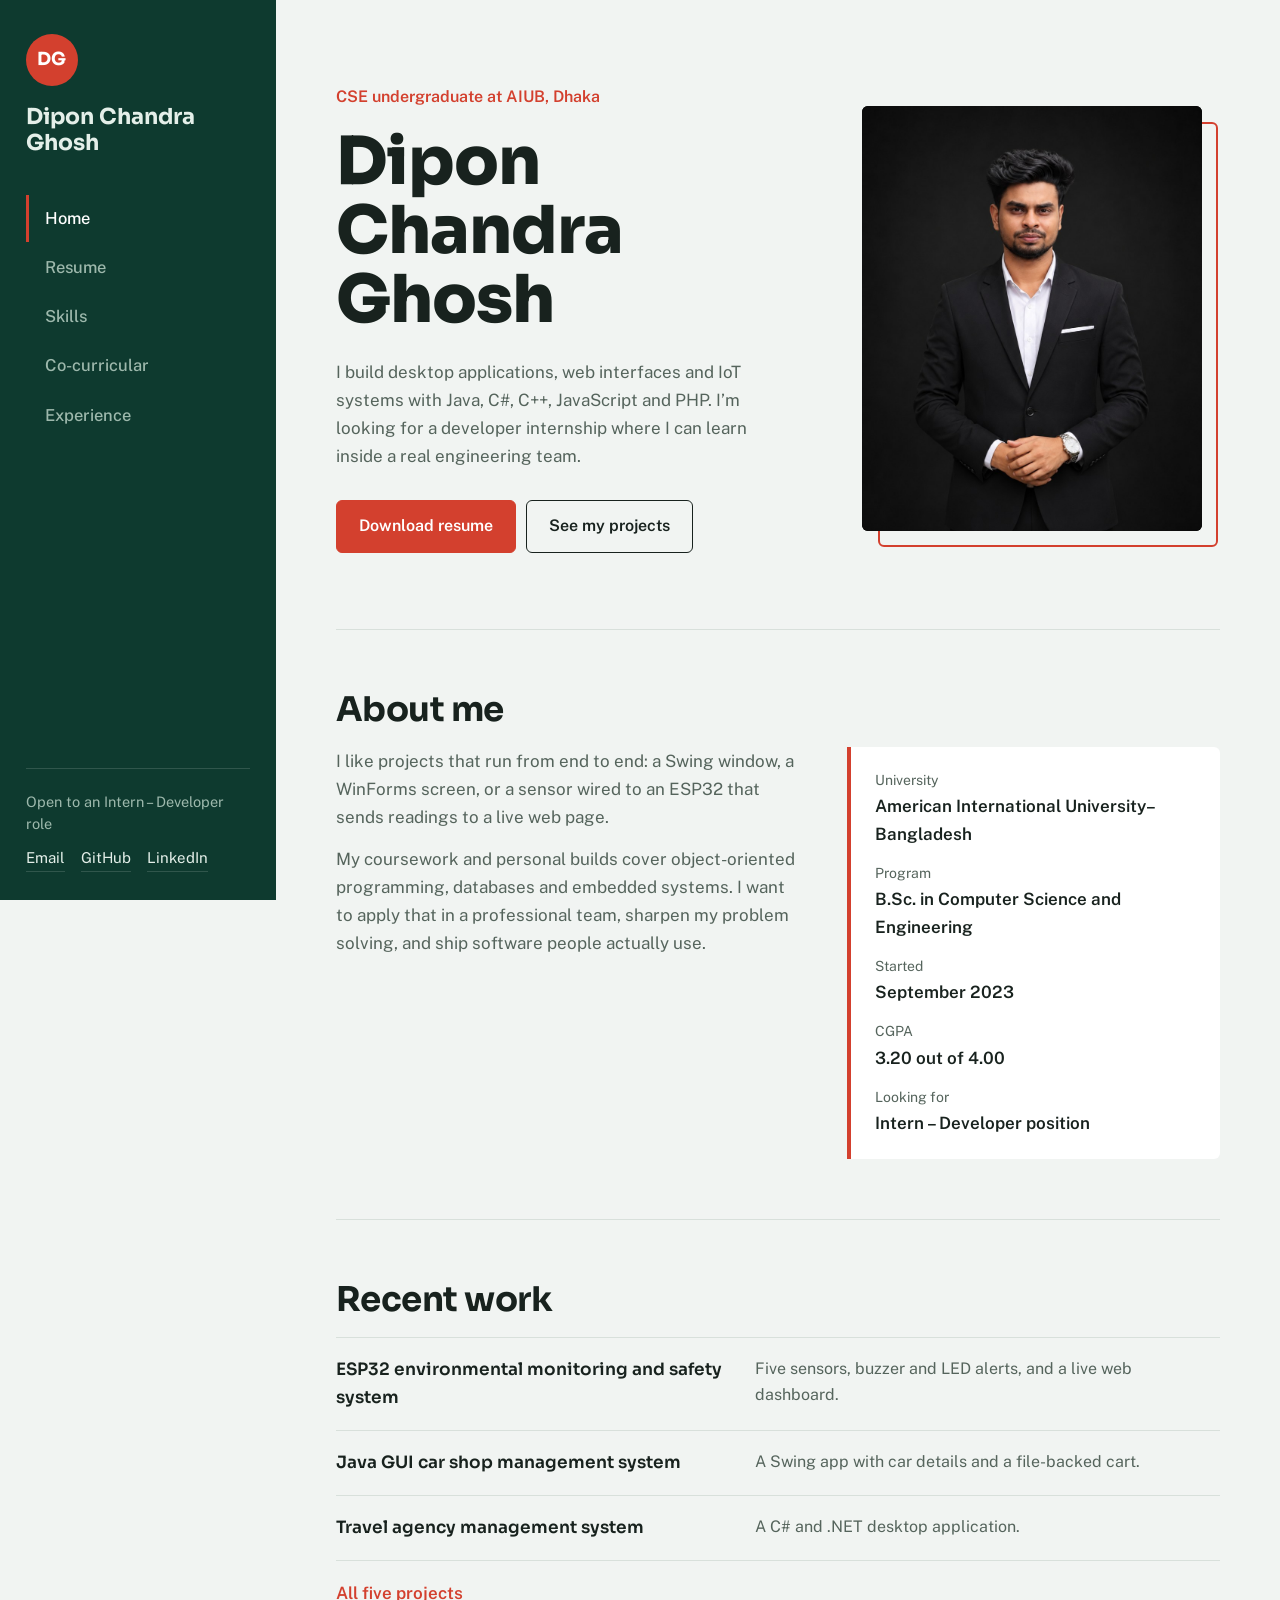
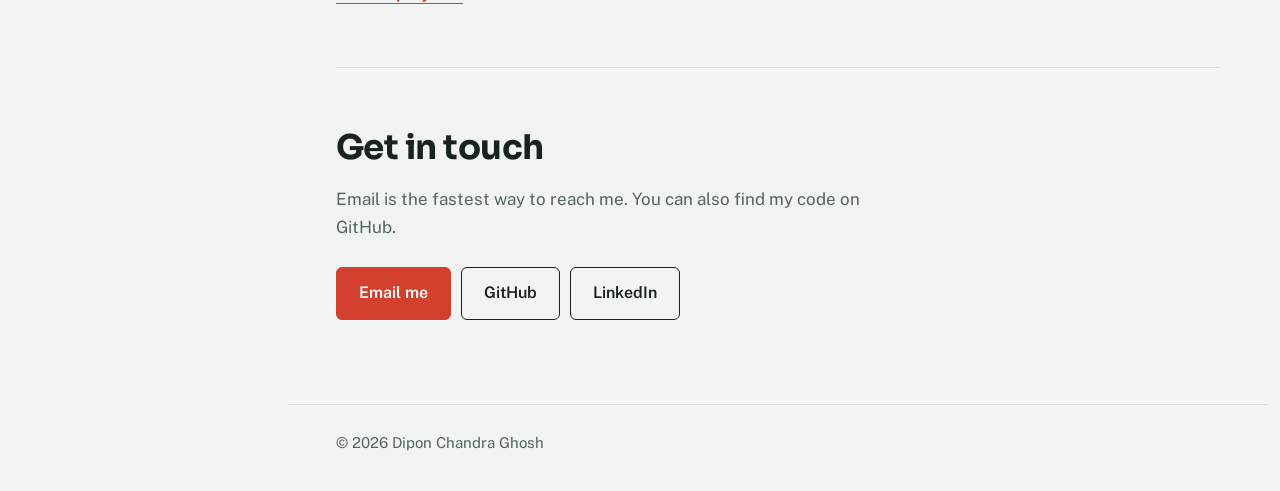
<file: index.html>
<!doctype html>
<html lang="en">
<head>
  <meta charset="utf-8" />
  <meta name="viewport" content="width=device-width, initial-scale=1" />
  <title>Dipon Chandra Ghosh | E-portfolio</title>
  <meta name="description" content="E-portfolio of Dipon Chandra Ghosh, CSE undergraduate at AIUB." />
  <link rel="preconnect" href="https://fonts.googleapis.com" />
  <link rel="preconnect" href="https://fonts.gstatic.com" crossorigin />
  <link href="https://fonts.googleapis.com/css2?family=Sora:wght@500;600;700;800&family=Public+Sans:wght@400;500;600&display=swap" rel="stylesheet" />
  <link rel="stylesheet" href="style.css" />
</head>
<body>
  <aside class="side">
    <div class="side-top">
      <a class="brand" href="index.html"><span class="mono">DG</span><span class="brand-name">Dipon Chandra Ghosh</span></a>
      <button class="nav-toggle" aria-label="Open menu" aria-expanded="false" aria-controls="menu"><span></span><span></span></button>
    </div>
    <div class="side-panel" id="menu">
      <nav aria-label="Main"><ul class="nav-links"><li><a href="index.html" aria-current="page">Home</a></li><li><a href="resume.html">Resume</a></li><li><a href="skills.html">Skills</a></li><li><a href="activities.html">Co-curricular</a></li><li><a href="experience.html">Experience</a></li></ul></nav>
      <div class="side-foot">
        <p class="status">Open to an Intern – Developer role</p>
        <nav aria-label="Contact" class="side-contact">
          <a href="mailto:diponghosh2020@gmail.com">Email</a>
          <a href="https://github.com/DiponGhosh784" target="_blank" rel="noopener">GitHub</a>
          <a href="https://www.linkedin.com/in/dipon-ghosh-9727403a0" target="_blank" rel="noopener">LinkedIn</a>
        </nav>
      </div>
    </div>
  </aside>
  <div class="page">
    <main>
      <section class="hero">
        <div class="hero-text">
          <p class="hello">CSE undergraduate at AIUB, Dhaka</p>
          <h1>Dipon Chandra Ghosh</h1>
          <p class="lead">I build desktop applications, web interfaces and IoT systems with Java, C#, C++, JavaScript and PHP. I’m looking for a developer internship where I can learn inside a real engineering team.</p>
          <div class="actions">
            <a class="btn primary" href="files/Dipon_Resume.pdf" download>Download resume</a>
            <a class="btn" href="experience.html#projects">See my projects</a>
          </div>
        </div>
        <figure class="photo">
          <img src="images/dipon.jpg" alt="Portrait of Dipon Chandra Ghosh in a black suit" />
        </figure>
      </section>

      <section id="about" class="section">
        <h2>About me</h2>
        <div class="two-col">
          <div>
            <p>I like projects that run from end to end: a Swing window, a WinForms screen, or a sensor wired to an ESP32 that sends readings to a live web page.</p>
            <p>My coursework and personal builds cover object-oriented programming, databases and embedded systems. I want to apply that in a professional team, sharpen my problem solving, and ship software people actually use.</p>
          </div>
          <dl class="facts">
            <div><dt>University</dt><dd>American International University–Bangladesh</dd></div>
            <div><dt>Program</dt><dd>B.Sc. in Computer Science and Engineering</dd></div>
            <div><dt>Started</dt><dd>September 2023</dd></div>
            <div><dt>CGPA</dt><dd>3.20 out of 4.00</dd></div>
            <div><dt>Looking for</dt><dd>Intern – Developer position</dd></div>
          </dl>
        </div>
      </section>

      <section class="section">
        <h2>Recent work</h2>
        <ul class="quick">
          <li><a href="experience.html#projects"><strong>ESP32 environmental monitoring and safety system</strong><span>Five sensors, buzzer and LED alerts, and a live web dashboard.</span></a></li>
          <li><a href="experience.html#projects"><strong>Java GUI car shop management system</strong><span>A Swing app with car details and a file-backed cart.</span></a></li>
          <li><a href="experience.html#projects"><strong>Travel agency management system</strong><span>A C# and .NET desktop application.</span></a></li>
        </ul>
        <p class="more"><a href="experience.html#projects">All five projects</a></p>
      </section>

      <section id="contact" class="section">
        <h2>Get in touch</h2>
        <p class="intro">Email is the fastest way to reach me. You can also find my code on GitHub.</p>
        <div class="actions">
          <a class="btn primary" href="mailto:diponghosh2020@gmail.com">Email me</a>
          <a class="btn" href="https://github.com/DiponGhosh784" target="_blank" rel="noopener">GitHub</a>
          <a class="btn" href="https://www.linkedin.com/in/dipon-ghosh-9727403a0" target="_blank" rel="noopener">LinkedIn</a>
        </div>
      </section>
    </main>
    <footer><p>© <span id="year"></span> Dipon Chandra Ghosh</p></footer>
  </div>
  <script src="script.js"></script>
</body>
</html>
</file>
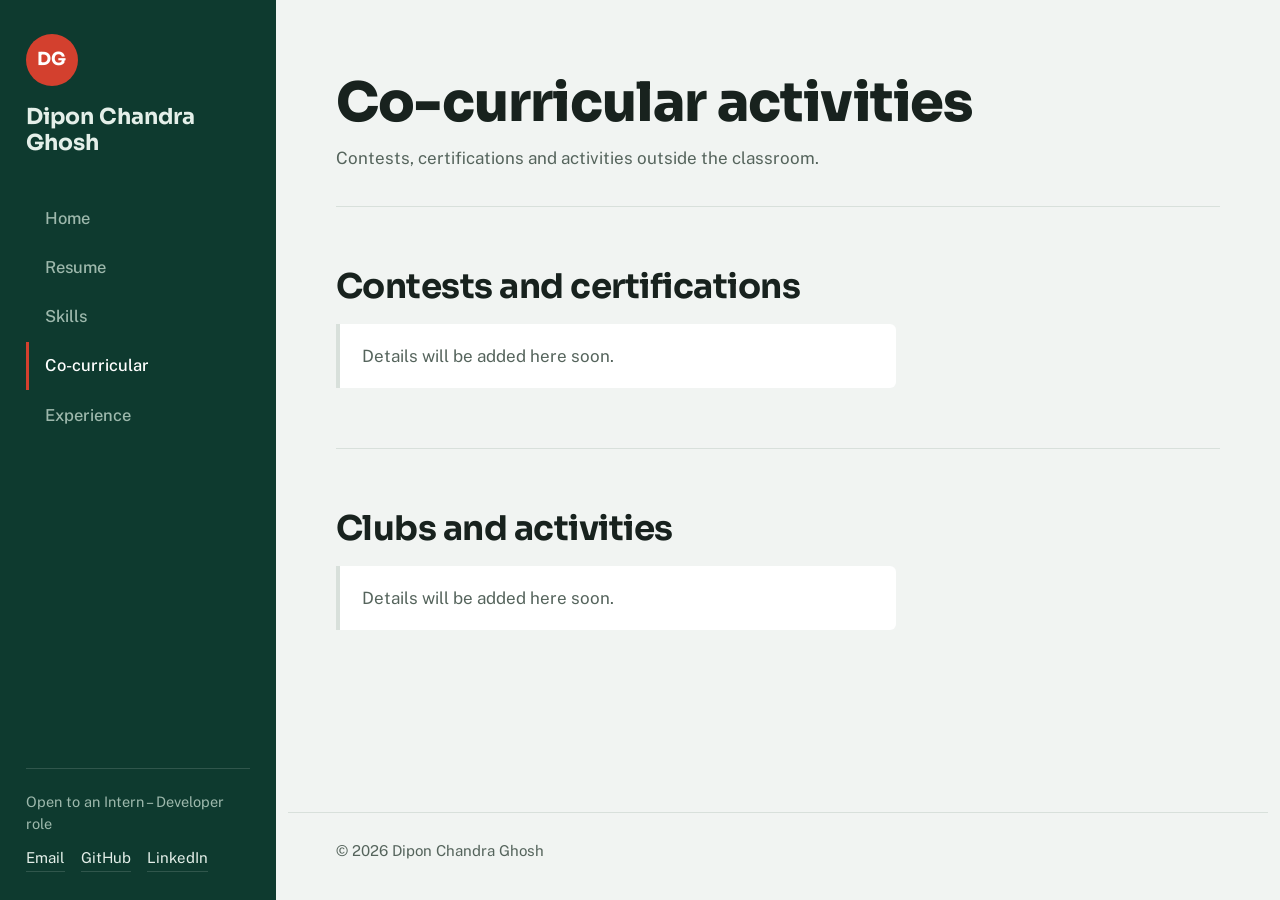
<file: activities.html>
<!doctype html>
<html lang="en">
<head>
  <meta charset="utf-8" />
  <meta name="viewport" content="width=device-width, initial-scale=1" />
  <title>Co-curricular activities | Dipon Chandra Ghosh</title>
  <meta name="description" content="Co-curricular activities of Dipon Chandra Ghosh." />
  <link rel="preconnect" href="https://fonts.googleapis.com" />
  <link rel="preconnect" href="https://fonts.gstatic.com" crossorigin />
  <link href="https://fonts.googleapis.com/css2?family=Sora:wght@500;600;700;800&family=Public+Sans:wght@400;500;600&display=swap" rel="stylesheet" />
  <link rel="stylesheet" href="style.css" />
</head>
<body>
  <aside class="side">
    <div class="side-top">
      <a class="brand" href="index.html"><span class="mono">DG</span><span class="brand-name">Dipon Chandra Ghosh</span></a>
      <button class="nav-toggle" aria-label="Open menu" aria-expanded="false" aria-controls="menu"><span></span><span></span></button>
    </div>
    <div class="side-panel" id="menu">
      <nav aria-label="Main"><ul class="nav-links"><li><a href="index.html">Home</a></li><li><a href="resume.html">Resume</a></li><li><a href="skills.html">Skills</a></li><li><a href="activities.html" aria-current="page">Co-curricular</a></li><li><a href="experience.html">Experience</a></li></ul></nav>
      <div class="side-foot">
        <p class="status">Open to an Intern – Developer role</p>
        <nav aria-label="Contact" class="side-contact">
          <a href="mailto:diponghosh2020@gmail.com">Email</a>
          <a href="https://github.com/DiponGhosh784" target="_blank" rel="noopener">GitHub</a>
          <a href="https://www.linkedin.com/in/dipon-ghosh-9727403a0" target="_blank" rel="noopener">LinkedIn</a>
        </nav>
      </div>
    </div>
  </aside>
  <div class="page">
    <main>
      <div class="page-head">
        <div>
          <h1>Co-curricular activities</h1>
          <p>Contests, certifications and activities outside the classroom.</p>
        </div>
      </div>

      <section id="contests" class="section">
        <h2>Contests and certifications</h2>
        <p class="soon">Details will be added here soon.</p>
      </section>

      <section id="clubs" class="section">
        <h2>Clubs and activities</h2>
        <p class="soon">Details will be added here soon.</p>
      </section>
    </main>
    <footer><p>© <span id="year"></span> Dipon Chandra Ghosh</p></footer>
  </div>
  <script src="script.js"></script>
</body>
</html>
</file>
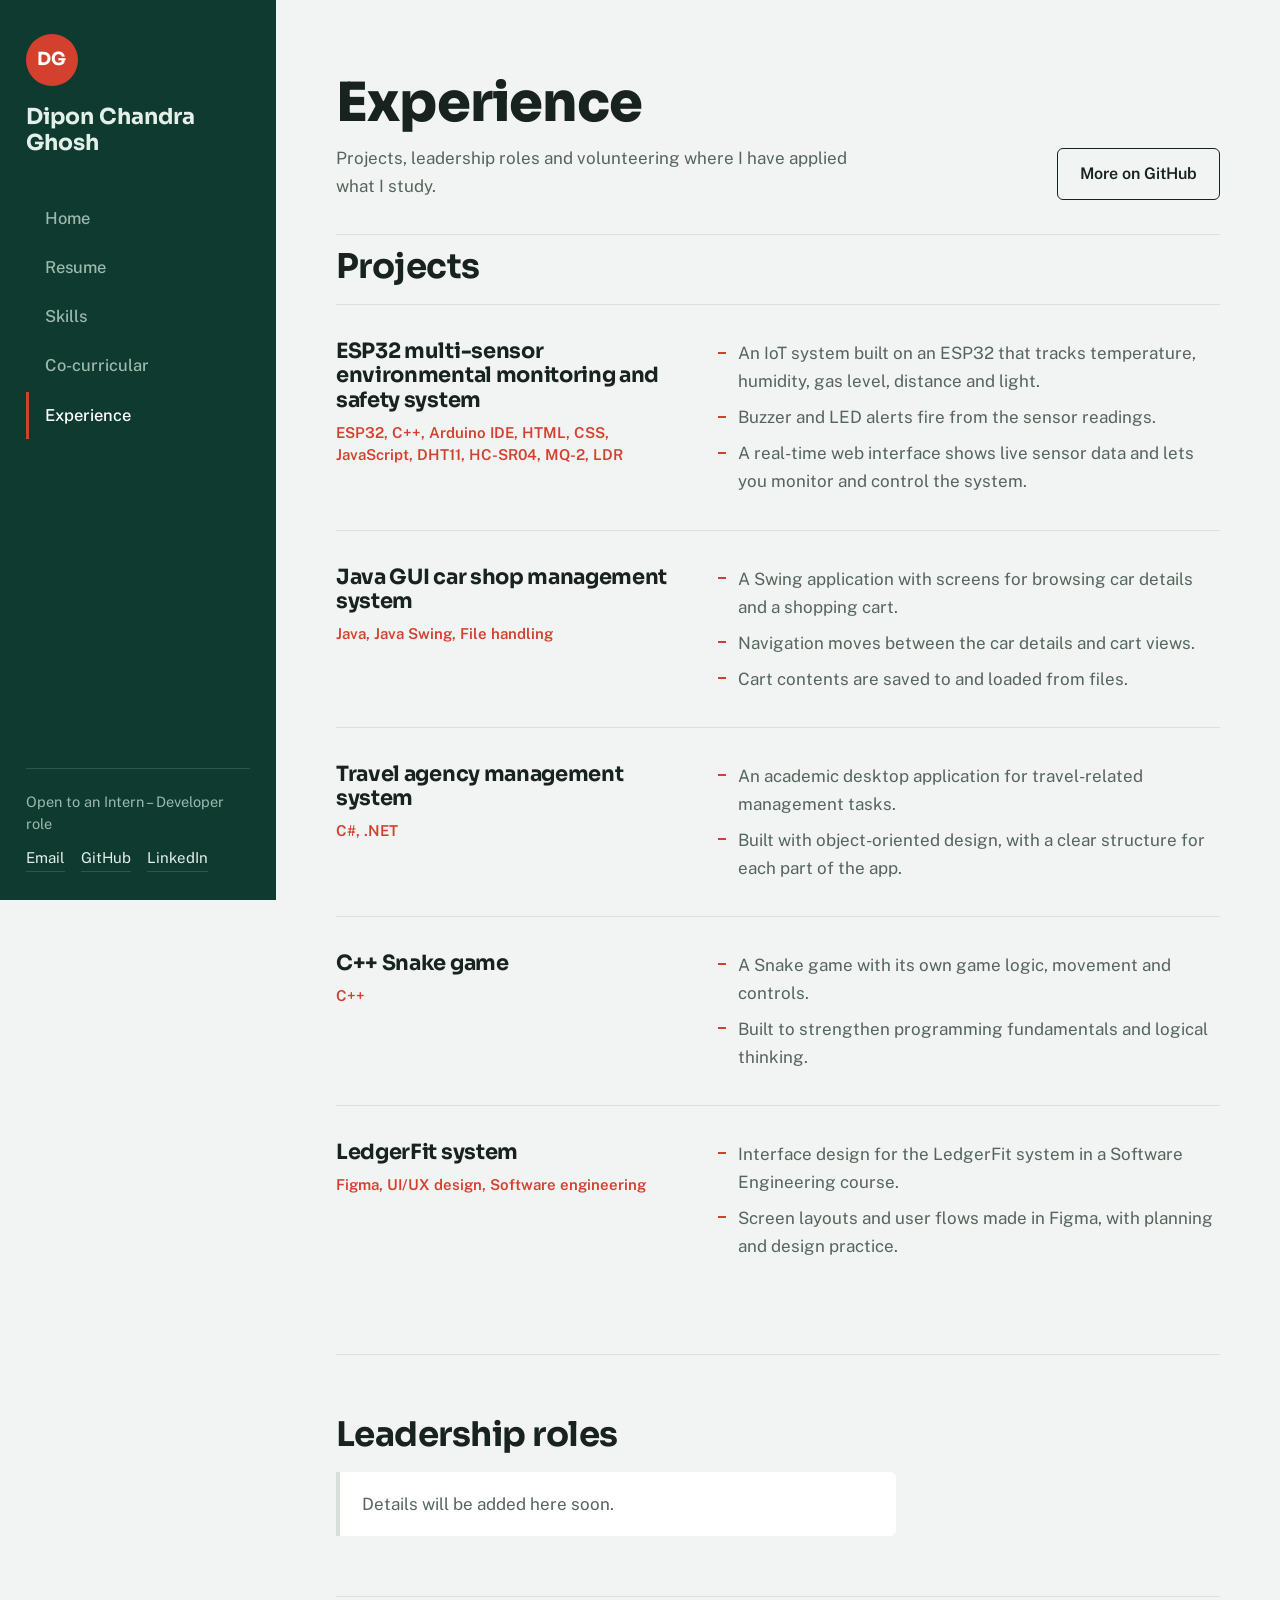
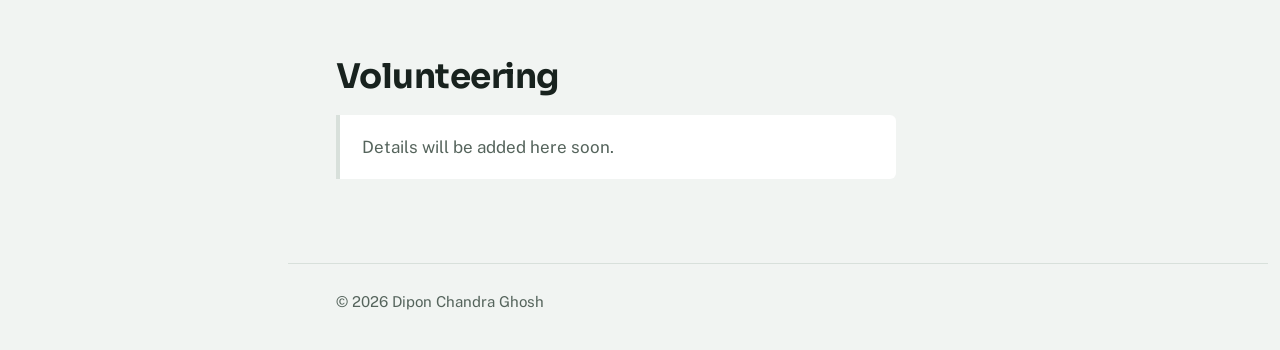
<file: experience.html>
<!doctype html>
<html lang="en">
<head>
  <meta charset="utf-8" />
  <meta name="viewport" content="width=device-width, initial-scale=1" />
  <title>Experience | Dipon Chandra Ghosh</title>
  <meta name="description" content="Projects, leadership and volunteering by Dipon Chandra Ghosh." />
  <link rel="preconnect" href="https://fonts.googleapis.com" />
  <link rel="preconnect" href="https://fonts.gstatic.com" crossorigin />
  <link href="https://fonts.googleapis.com/css2?family=Sora:wght@500;600;700;800&family=Public+Sans:wght@400;500;600&display=swap" rel="stylesheet" />
  <link rel="stylesheet" href="style.css" />
</head>
<body>
  <aside class="side">
    <div class="side-top">
      <a class="brand" href="index.html"><span class="mono">DG</span><span class="brand-name">Dipon Chandra Ghosh</span></a>
      <button class="nav-toggle" aria-label="Open menu" aria-expanded="false" aria-controls="menu"><span></span><span></span></button>
    </div>
    <div class="side-panel" id="menu">
      <nav aria-label="Main"><ul class="nav-links"><li><a href="index.html">Home</a></li><li><a href="resume.html">Resume</a></li><li><a href="skills.html">Skills</a></li><li><a href="activities.html">Co-curricular</a></li><li><a href="experience.html" aria-current="page">Experience</a></li></ul></nav>
      <div class="side-foot">
        <p class="status">Open to an Intern – Developer role</p>
        <nav aria-label="Contact" class="side-contact">
          <a href="mailto:diponghosh2020@gmail.com">Email</a>
          <a href="https://github.com/DiponGhosh784" target="_blank" rel="noopener">GitHub</a>
          <a href="https://www.linkedin.com/in/dipon-ghosh-9727403a0" target="_blank" rel="noopener">LinkedIn</a>
        </nav>
      </div>
    </div>
  </aside>
  <div class="page">
    <main>
      <div class="page-head">
        <div>
          <h1>Experience</h1>
          <p>Projects, leadership roles and volunteering where I have applied what I study.</p>
        </div>
        <div class="actions"><a class="btn" href="https://github.com/DiponGhosh784" target="_blank" rel="noopener">More on GitHub</a></div>
      </div>

      <section id="projects" class="section works-sec">
        <h2>Projects</h2>
        <div class="works">
      <article class="work">
        <div class="work-head"><h3>ESP32 multi-sensor environmental monitoring and safety system</h3><p class="stack">ESP32, C++, Arduino IDE, HTML, CSS, JavaScript, DHT11, HC-SR04, MQ-2, LDR</p></div>
        <ul class="points"><li>An IoT system built on an ESP32 that tracks temperature, humidity, gas level, distance and light.</li><li>Buzzer and LED alerts fire from the sensor readings.</li><li>A real-time web interface shows live sensor data and lets you monitor and control the system.</li></ul>
      </article>
      <article class="work">
        <div class="work-head"><h3>Java GUI car shop management system</h3><p class="stack">Java, Java Swing, File handling</p></div>
        <ul class="points"><li>A Swing application with screens for browsing car details and a shopping cart.</li><li>Navigation moves between the car details and cart views.</li><li>Cart contents are saved to and loaded from files.</li></ul>
      </article>
      <article class="work">
        <div class="work-head"><h3>Travel agency management system</h3><p class="stack">C#, .NET</p></div>
        <ul class="points"><li>An academic desktop application for travel-related management tasks.</li><li>Built with object-oriented design, with a clear structure for each part of the app.</li></ul>
      </article>
      <article class="work">
        <div class="work-head"><h3>C++ Snake game</h3><p class="stack">C++</p></div>
        <ul class="points"><li>A Snake game with its own game logic, movement and controls.</li><li>Built to strengthen programming fundamentals and logical thinking.</li></ul>
      </article>
      <article class="work">
        <div class="work-head"><h3>LedgerFit system</h3><p class="stack">Figma, UI/UX design, Software engineering</p></div>
        <ul class="points"><li>Interface design for the LedgerFit system in a Software Engineering course.</li><li>Screen layouts and user flows made in Figma, with planning and design practice.</li></ul>
      </article>
        </div>
      </section>

      <section id="leadership" class="section">
        <h2>Leadership roles</h2>
        <p class="soon">Details will be added here soon.</p>
      </section>

      <section id="volunteering" class="section">
        <h2>Volunteering</h2>
        <p class="soon">Details will be added here soon.</p>
      </section>
    </main>
    <footer><p>© <span id="year"></span> Dipon Chandra Ghosh</p></footer>
  </div>
  <script src="script.js"></script>
</body>
</html>
</file>
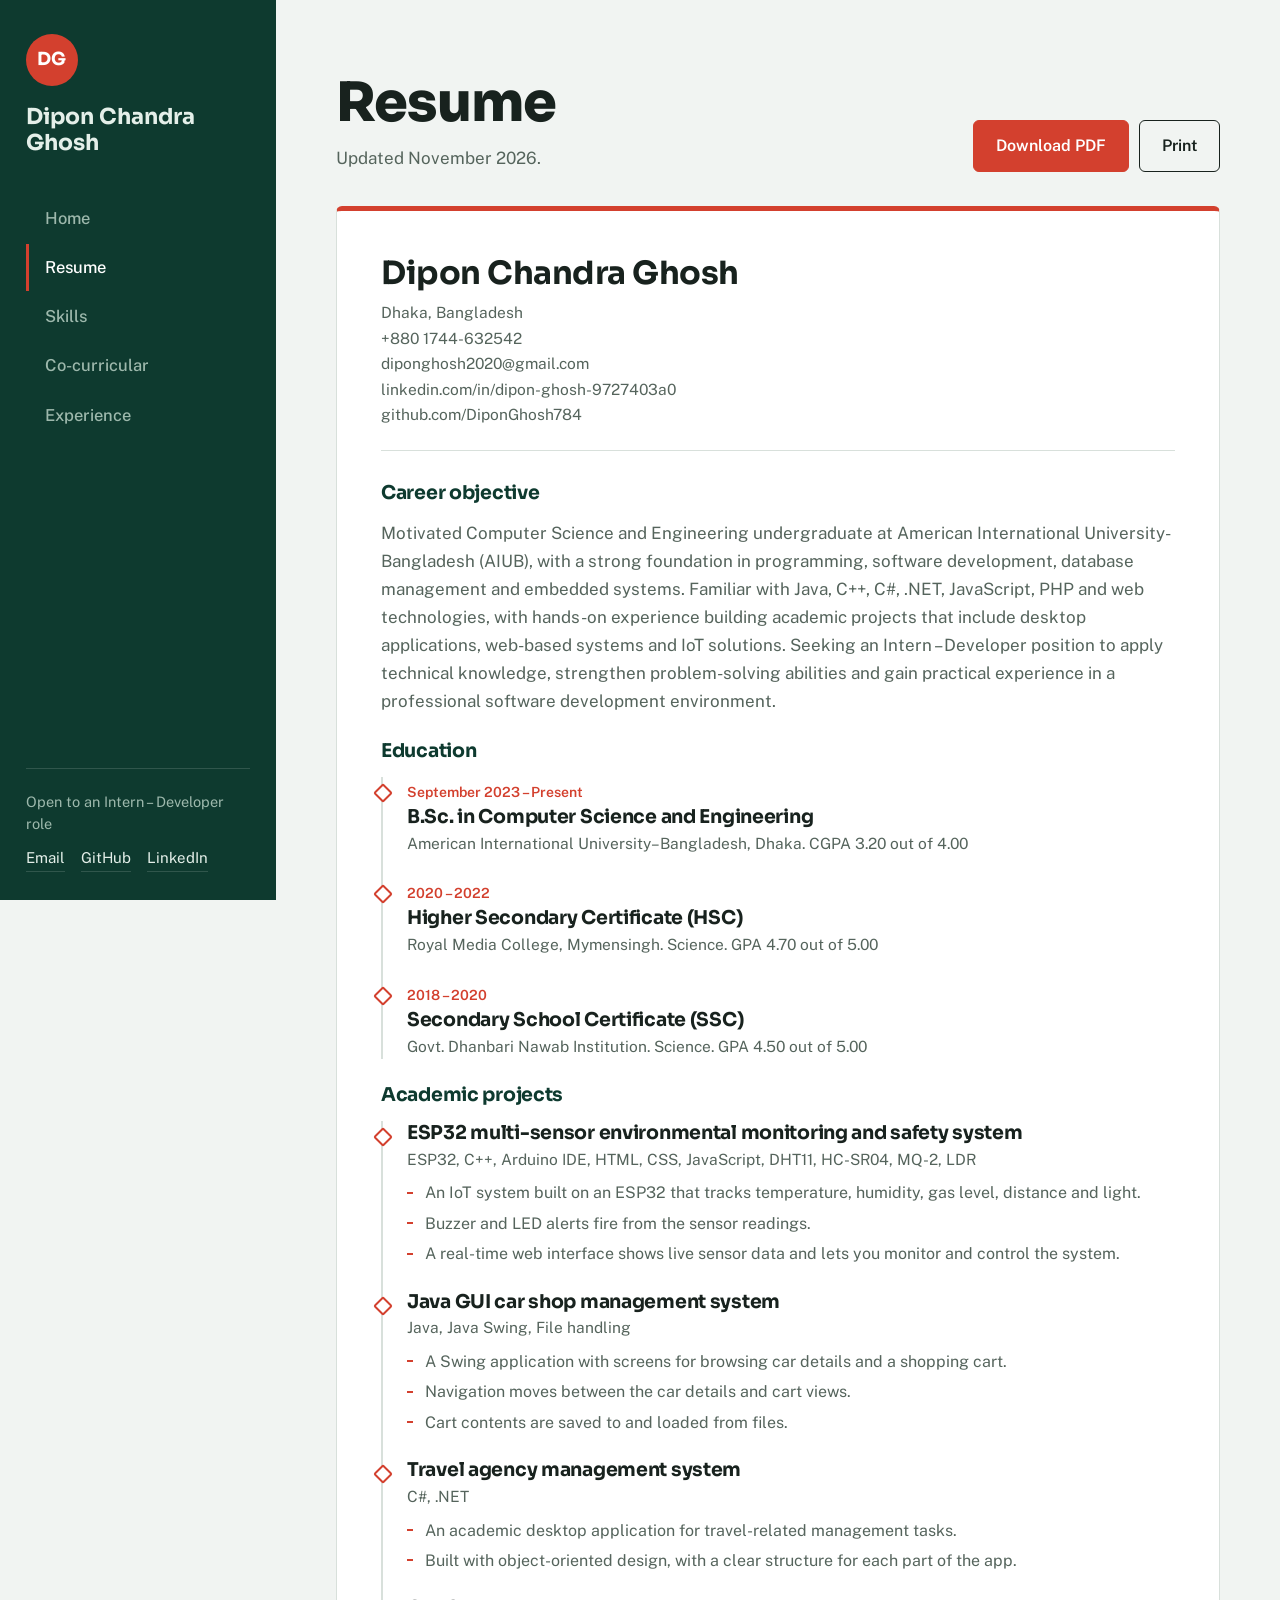
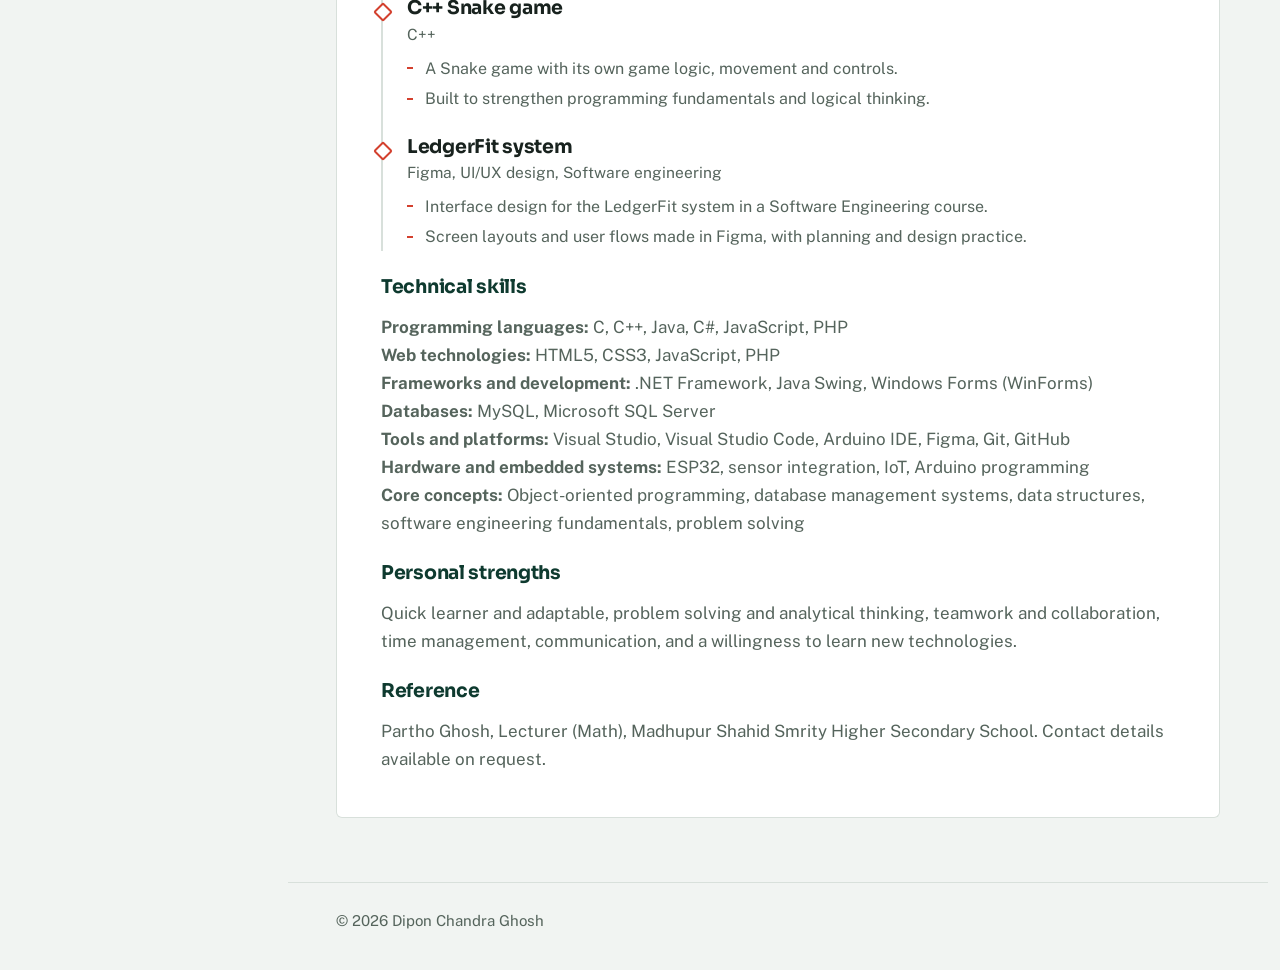
<file: resume.html>
<!doctype html>
<html lang="en">
<head>
  <meta charset="utf-8" />
  <meta name="viewport" content="width=device-width, initial-scale=1" />
  <title>Resume | Dipon Chandra Ghosh</title>
  <meta name="description" content="Resume of Dipon Chandra Ghosh, CSE undergraduate." />
  <link rel="preconnect" href="https://fonts.googleapis.com" />
  <link rel="preconnect" href="https://fonts.gstatic.com" crossorigin />
  <link href="https://fonts.googleapis.com/css2?family=Sora:wght@500;600;700;800&family=Public+Sans:wght@400;500;600&display=swap" rel="stylesheet" />
  <link rel="stylesheet" href="style.css" />
</head>
<body>
  <aside class="side">
    <div class="side-top">
      <a class="brand" href="index.html"><span class="mono">DG</span><span class="brand-name">Dipon Chandra Ghosh</span></a>
      <button class="nav-toggle" aria-label="Open menu" aria-expanded="false" aria-controls="menu"><span></span><span></span></button>
    </div>
    <div class="side-panel" id="menu">
      <nav aria-label="Main"><ul class="nav-links"><li><a href="index.html">Home</a></li><li><a href="resume.html" aria-current="page">Resume</a></li><li><a href="skills.html">Skills</a></li><li><a href="activities.html">Co-curricular</a></li><li><a href="experience.html">Experience</a></li></ul></nav>
      <div class="side-foot">
        <p class="status">Open to an Intern – Developer role</p>
        <nav aria-label="Contact" class="side-contact">
          <a href="mailto:diponghosh2020@gmail.com">Email</a>
          <a href="https://github.com/DiponGhosh784" target="_blank" rel="noopener">GitHub</a>
          <a href="https://www.linkedin.com/in/dipon-ghosh-9727403a0" target="_blank" rel="noopener">LinkedIn</a>
        </nav>
      </div>
    </div>
  </aside>
  <div class="page">
    <main>
      <div class="page-head">
        <div>
          <h1>Resume</h1>
          <p>Updated November 2026.</p>
        </div>
        <div class="actions">
          <a class="btn primary" href="files/Dipon_Resume.pdf" download>Download PDF</a>
          <button class="btn" type="button" onclick="window.print()">Print</button>
        </div>
      </div>

      <article class="sheet">
        <div class="sheet-top">
          <h2>Dipon Chandra Ghosh</h2>
          <p>Dhaka, Bangladesh<br />+880 1744-632542<br />diponghosh2020@gmail.com<br />linkedin.com/in/dipon-ghosh-9727403a0<br />github.com/DiponGhosh784</p>
        </div>
        <section>
          <h3 class="rs">Career objective</h3>
          <p class="summary">Motivated Computer Science and Engineering undergraduate at American International University-Bangladesh (AIUB), with a strong foundation in programming, software development, database management and embedded systems. Familiar with Java, C++, C#, .NET, JavaScript, PHP and web technologies, with hands-on experience building academic projects that include desktop applications, web-based systems and IoT solutions. Seeking an Intern – Developer position to apply technical knowledge, strengthen problem-solving abilities and gain practical experience in a professional software development environment.</p>
        </section>

        <section>
          <h3 class="rs">Education</h3>
          <div class="entries">
            <div class="entry"><span class="when">September 2023 – Present</span><h3>B.Sc. in Computer Science and Engineering</h3><p class="org">American International University–Bangladesh, Dhaka. CGPA 3.20 out of 4.00</p></div>
            <div class="entry"><span class="when">2020 – 2022</span><h3>Higher Secondary Certificate (HSC)</h3><p class="org">Royal Media College, Mymensingh. Science. GPA 4.70 out of 5.00</p></div>
            <div class="entry"><span class="when">2018 – 2020</span><h3>Secondary School Certificate (SSC)</h3><p class="org">Govt. Dhanbari Nawab Institution. Science. GPA 4.50 out of 5.00</p></div>
          </div>
        </section>

        <section>
          <h3 class="rs">Academic projects</h3>
          <div class="entries">
            <div class="entry"><h3>ESP32 multi-sensor environmental monitoring and safety system</h3><p class="org">ESP32, C++, Arduino IDE, HTML, CSS, JavaScript, DHT11, HC-SR04, MQ-2, LDR</p><ul><li>An IoT system built on an ESP32 that tracks temperature, humidity, gas level, distance and light.</li><li>Buzzer and LED alerts fire from the sensor readings.</li><li>A real-time web interface shows live sensor data and lets you monitor and control the system.</li></ul></div>
<div class="entry"><h3>Java GUI car shop management system</h3><p class="org">Java, Java Swing, File handling</p><ul><li>A Swing application with screens for browsing car details and a shopping cart.</li><li>Navigation moves between the car details and cart views.</li><li>Cart contents are saved to and loaded from files.</li></ul></div>
<div class="entry"><h3>Travel agency management system</h3><p class="org">C#, .NET</p><ul><li>An academic desktop application for travel-related management tasks.</li><li>Built with object-oriented design, with a clear structure for each part of the app.</li></ul></div>
<div class="entry"><h3>C++ Snake game</h3><p class="org">C++</p><ul><li>A Snake game with its own game logic, movement and controls.</li><li>Built to strengthen programming fundamentals and logical thinking.</li></ul></div>
<div class="entry"><h3>LedgerFit system</h3><p class="org">Figma, UI/UX design, Software engineering</p><ul><li>Interface design for the LedgerFit system in a Software Engineering course.</li><li>Screen layouts and user flows made in Figma, with planning and design practice.</li></ul></div>
          </div>
        </section>

        <section>
          <h3 class="rs">Technical skills</h3>
          <p class="summary"><strong>Programming languages:</strong> C, C++, Java, C#, JavaScript, PHP<br /><strong>Web technologies:</strong> HTML5, CSS3, JavaScript, PHP<br /><strong>Frameworks and development:</strong> .NET Framework, Java Swing, Windows Forms (WinForms)<br /><strong>Databases:</strong> MySQL, Microsoft SQL Server<br /><strong>Tools and platforms:</strong> Visual Studio, Visual Studio Code, Arduino IDE, Figma, Git, GitHub<br /><strong>Hardware and embedded systems:</strong> ESP32, sensor integration, IoT, Arduino programming<br /><strong>Core concepts:</strong> Object-oriented programming, database management systems, data structures, software engineering fundamentals, problem solving</p>
        </section>

        <section>
          <h3 class="rs">Personal strengths</h3>
          <p class="summary">Quick learner and adaptable, problem solving and analytical thinking, teamwork and collaboration, time management, communication, and a willingness to learn new technologies.</p>
        </section>

        <section>
          <h3 class="rs">Reference</h3>
          <p class="summary">Partho Ghosh, Lecturer (Math), Madhupur Shahid Smrity Higher Secondary School. Contact details available on request.</p>
        </section>
      </article>
    </main>
    <footer><p>© <span id="year"></span> Dipon Chandra Ghosh</p></footer>
  </div>
  <script src="script.js"></script>
</body>
</html>
</file>
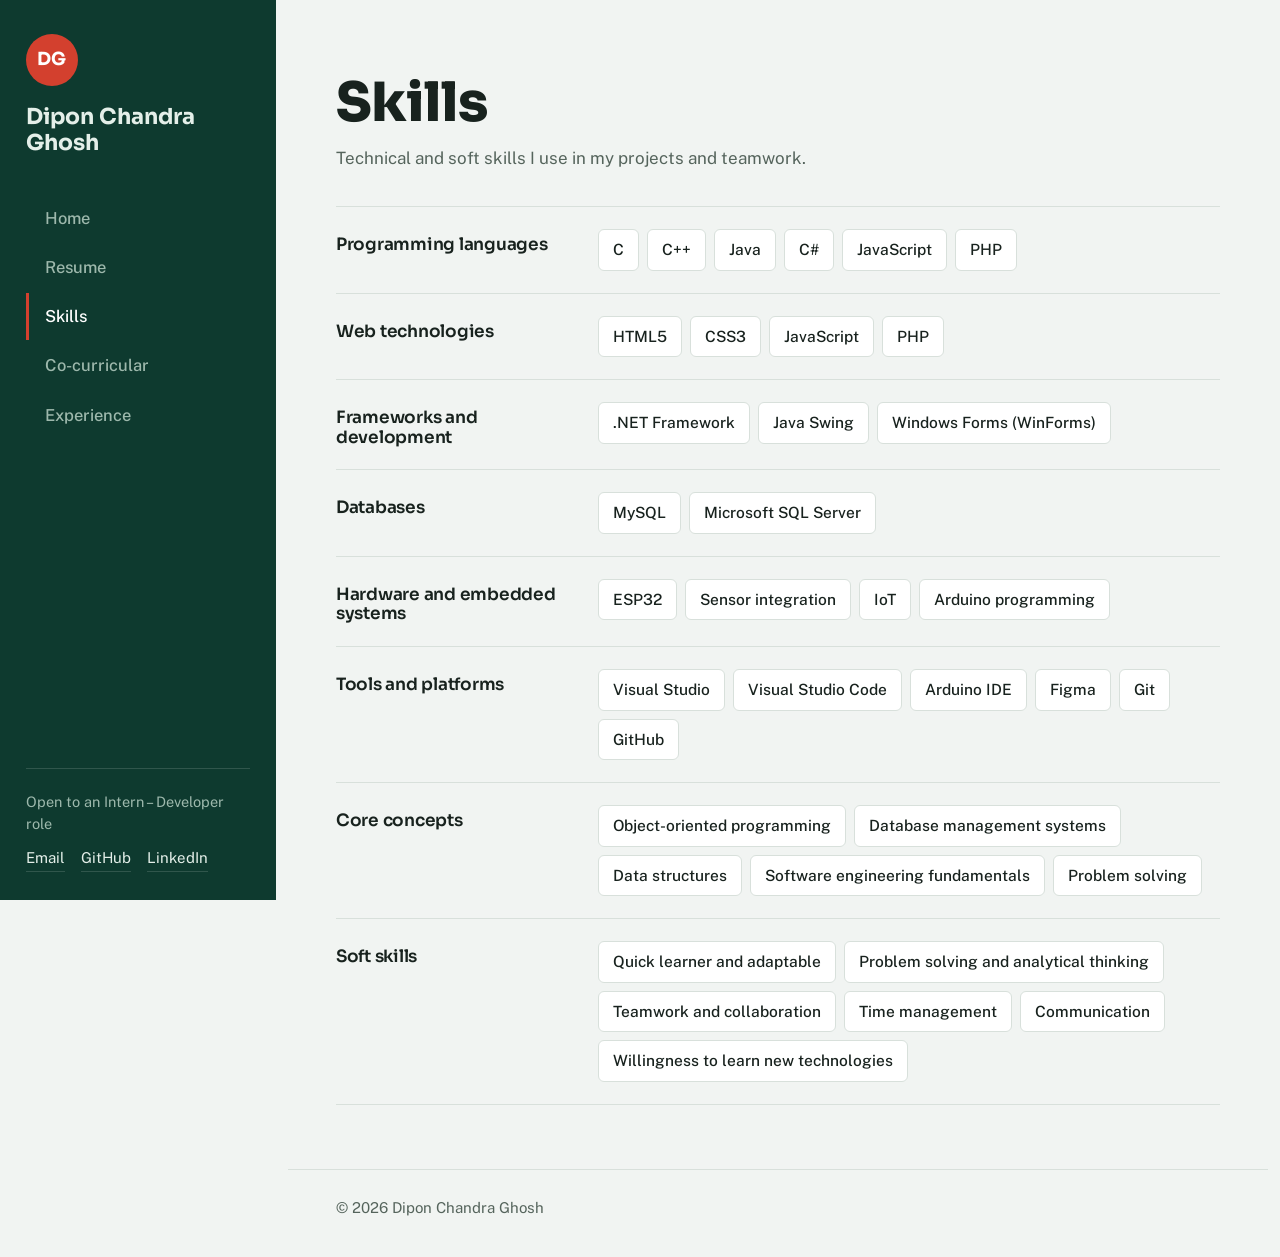
<file: skills.html>
<!doctype html>
<html lang="en">
<head>
  <meta charset="utf-8" />
  <meta name="viewport" content="width=device-width, initial-scale=1" />
  <title>Skills | Dipon Chandra Ghosh</title>
  <meta name="description" content="Programming, web, database and embedded skills of Dipon Chandra Ghosh." />
  <link rel="preconnect" href="https://fonts.googleapis.com" />
  <link rel="preconnect" href="https://fonts.gstatic.com" crossorigin />
  <link href="https://fonts.googleapis.com/css2?family=Sora:wght@500;600;700;800&family=Public+Sans:wght@400;500;600&display=swap" rel="stylesheet" />
  <link rel="stylesheet" href="style.css" />
</head>
<body>
  <aside class="side">
    <div class="side-top">
      <a class="brand" href="index.html"><span class="mono">DG</span><span class="brand-name">Dipon Chandra Ghosh</span></a>
      <button class="nav-toggle" aria-label="Open menu" aria-expanded="false" aria-controls="menu"><span></span><span></span></button>
    </div>
    <div class="side-panel" id="menu">
      <nav aria-label="Main"><ul class="nav-links"><li><a href="index.html">Home</a></li><li><a href="resume.html">Resume</a></li><li><a href="skills.html" aria-current="page">Skills</a></li><li><a href="activities.html">Co-curricular</a></li><li><a href="experience.html">Experience</a></li></ul></nav>
      <div class="side-foot">
        <p class="status">Open to an Intern – Developer role</p>
        <nav aria-label="Contact" class="side-contact">
          <a href="mailto:diponghosh2020@gmail.com">Email</a>
          <a href="https://github.com/DiponGhosh784" target="_blank" rel="noopener">GitHub</a>
          <a href="https://www.linkedin.com/in/dipon-ghosh-9727403a0" target="_blank" rel="noopener">LinkedIn</a>
        </nav>
      </div>
    </div>
  </aside>
  <div class="page">
    <main>
      <div class="page-head">
        <div>
          <h1>Skills</h1>
          <p>Technical and soft skills I use in my projects and teamwork.</p>
        </div>
      </div>
      <section class="skill-list">
      <div class="skill-row"><h3>Programming languages</h3><ul class="chips"><li>C</li><li>C++</li><li>Java</li><li>C#</li><li>JavaScript</li><li>PHP</li></ul></div>
      <div class="skill-row"><h3>Web technologies</h3><ul class="chips"><li>HTML5</li><li>CSS3</li><li>JavaScript</li><li>PHP</li></ul></div>
      <div class="skill-row"><h3>Frameworks and development</h3><ul class="chips"><li>.NET Framework</li><li>Java Swing</li><li>Windows Forms (WinForms)</li></ul></div>
      <div class="skill-row"><h3>Databases</h3><ul class="chips"><li>MySQL</li><li>Microsoft SQL Server</li></ul></div>
      <div class="skill-row"><h3>Hardware and embedded systems</h3><ul class="chips"><li>ESP32</li><li>Sensor integration</li><li>IoT</li><li>Arduino programming</li></ul></div>
      <div class="skill-row"><h3>Tools and platforms</h3><ul class="chips"><li>Visual Studio</li><li>Visual Studio Code</li><li>Arduino IDE</li><li>Figma</li><li>Git</li><li>GitHub</li></ul></div>
      <div class="skill-row"><h3>Core concepts</h3><ul class="chips"><li>Object-oriented programming</li><li>Database management systems</li><li>Data structures</li><li>Software engineering fundamentals</li><li>Problem solving</li></ul></div>
      <div class="skill-row"><h3>Soft skills</h3><ul class="chips"><li>Quick learner and adaptable</li><li>Problem solving and analytical thinking</li><li>Teamwork and collaboration</li><li>Time management</li><li>Communication</li><li>Willingness to learn new technologies</li></ul></div>
      </section>
    </main>
    <footer><p>© <span id="year"></span> Dipon Chandra Ghosh</p></footer>
  </div>
  <script src="script.js"></script>
</body>
</html>
</file>
<file: style.css>
:root{
  --side:#0e3a2f; --side-ink:#e4efe9; --side-muted:#9db8ac; --side-line:rgba(255,255,255,.14);
  --bg:#f1f4f2; --surface:#ffffff; --ink:#18221e; --muted:#55645c; --line:#d8e0db;
  --accent:#d3402e; --accent-soft:#fbe5e1; --side-w:276px;
  --display:'Sora','Segoe UI',system-ui,sans-serif;
  --body:'Public Sans','Segoe UI',system-ui,sans-serif;
}
*{box-sizing:border-box}
html{scroll-behavior:smooth;scroll-padding-top:24px}
body{margin:0;background:var(--bg);color:var(--ink);font-family:var(--body);font-size:17px;line-height:1.65;overflow-x:hidden}
a{color:inherit;text-decoration:none}
img{display:block;max-width:100%}
h1,h2,h3{font-family:var(--display);line-height:1.15;margin:0;letter-spacing:-.015em}
p{margin:0}
ul,ol{list-style:none;margin:0;padding:0}
:focus-visible{outline:2px solid var(--accent);outline-offset:3px;border-radius:4px}

/* sidebar */
.side{position:fixed;inset:0 auto 0 0;width:var(--side-w);background:var(--side);color:var(--side-ink);display:flex;flex-direction:column;padding:34px 26px 28px;z-index:50}
.side-top{display:block}
.brand{display:flex;flex-direction:column;gap:18px}
.mono{display:grid;place-items:center;width:52px;height:52px;border-radius:50%;background:var(--accent);color:#fff;font-family:var(--display);font-weight:700;font-size:18px;letter-spacing:.02em}
.brand-name{font-family:var(--display);font-weight:700;font-size:22px;line-height:1.2}
.nav-toggle{display:none}
.side-panel{display:flex;flex-direction:column;flex:1;margin-top:38px}
.nav-links{display:grid;gap:2px}
.nav-links a{display:block;padding:10px 0 10px 16px;border-left:3px solid transparent;color:var(--side-muted);font-weight:500;font-size:16.5px;transition:color .2s,border-color .2s}
.nav-links a:hover{color:var(--side-ink)}
.nav-links a[aria-current="page"]{color:#fff;border-left-color:var(--accent)}
.side-foot{margin-top:auto;padding-top:22px;border-top:1px solid var(--side-line)}
.status{font-size:14.5px;color:var(--side-muted);margin-bottom:12px;line-height:1.5}
.side-contact{display:flex;flex-wrap:wrap;gap:6px 16px;font-size:15px}
.side-contact a{color:var(--side-ink);border-bottom:1px solid var(--side-line);transition:border-color .2s}
.side-contact a:hover{border-color:var(--accent)}

/* page area */
.page{margin-left:var(--side-w);min-height:100vh;display:flex;flex-direction:column}
main{width:100%;max-width:980px;margin:0 auto;padding:0 48px;flex:1}

/* buttons */
.actions{display:flex;flex-wrap:wrap;gap:10px}
.btn{display:inline-block;padding:12px 22px;border-radius:6px;border:1.5px solid var(--ink);background:transparent;font-weight:600;font-size:16px;cursor:pointer;font-family:inherit;color:var(--ink);transition:background .2s,color .2s,border-color .2s}
.btn:hover{background:var(--ink);color:#fff}
.btn.primary{background:var(--accent);border-color:var(--accent);color:#fff}
.btn.primary:hover{background:#b83221;border-color:#b83221}

/* hero */
.hero{display:grid;grid-template-columns:1.2fr 1fr;gap:56px;align-items:center;padding:84px 0 76px}
.hello{margin-bottom:18px;font-weight:600;color:var(--accent);font-size:16px}
.hero h1{font-size:clamp(40px,5.4vw,66px);font-weight:800;line-height:1.04}
.lead{margin:24px 0 30px;color:var(--muted);max-width:50ch}
.photo{margin:0;justify-self:center;width:min(100%,340px);position:relative}
.photo::after{content:"";position:absolute;inset:16px -16px -16px 16px;border:2px solid var(--accent);border-radius:6px;z-index:0}
.photo img{position:relative;z-index:1;width:100%;aspect-ratio:4/5;object-fit:cover;object-position:50% 20%;border-radius:6px;background:#000}

/* sections */
.section{padding:60px 0;border-top:1px solid var(--line)}
.section h2{font-size:clamp(26px,3.4vw,34px);margin-bottom:18px}
.section>.intro{color:var(--muted);max-width:56ch;margin-bottom:26px}
.two-col{display:grid;grid-template-columns:1.25fr 1fr;gap:44px}
.two-col p{color:var(--muted);max-width:58ch}
.two-col p+p{margin-top:14px}
.facts{display:grid;gap:14px;align-content:start;margin:0;padding:22px 24px;background:var(--surface);border-left:4px solid var(--accent);border-radius:0 6px 6px 0}
.facts dt{font-size:14px;color:var(--muted)}
.facts dd{margin:0;font-weight:600}
.quick{border-top:1px solid var(--line)}
.quick li{border-bottom:1px solid var(--line)}
.quick a{display:grid;grid-template-columns:1fr 1.2fr;gap:8px 32px;padding:18px 0;transition:padding-left .25s}
.quick a:hover{padding-left:10px}
.quick strong{font-family:var(--display);font-weight:600;font-size:17px}
.quick span{color:var(--muted);font-size:16px}
.more{margin-top:18px;font-weight:600}
.more a{color:var(--accent);border-bottom:1.5px solid currentColor}

/* inner page header */
.page-head{padding:72px 0 34px;display:flex;flex-wrap:wrap;gap:20px;align-items:end;justify-content:space-between}
.page-head h1{font-size:clamp(36px,5vw,54px);font-weight:800}
.page-head p{color:var(--muted);margin-top:10px;max-width:54ch}

/* skills */
.skill-list{margin-bottom:64px;border-top:1px solid var(--line)}
.skill-row{display:grid;grid-template-columns:230px 1fr;gap:12px 32px;padding:22px 0;border-bottom:1px solid var(--line);align-items:start}
.skill-row h3{font-size:17px;font-weight:600;padding-top:6px}
.chips{display:flex;flex-wrap:wrap;gap:8px}
.chips li{padding:7px 14px;border-radius:6px;background:var(--surface);border:1px solid var(--line);font-weight:500;font-size:15.5px;transition:border-color .2s,color .2s}
.chips li:hover{border-color:var(--accent);color:var(--accent)}

/* projects */
.works{margin-bottom:64px;border-top:1px solid var(--line)}
.work{display:grid;grid-template-columns:minmax(0,1fr) minmax(0,1.5fr);gap:14px 48px;padding:34px 0;border-bottom:1px solid var(--line)}
.work h3{font-size:21px;font-weight:700}
.stack{margin-top:10px;color:var(--accent);font-weight:600;font-size:15px;line-height:1.5}
.points{display:grid;gap:8px;color:var(--muted)}
.points li{padding-left:20px;position:relative}
.points li::before{content:"";position:absolute;left:0;top:.72em;width:8px;height:2px;background:var(--accent)}

/* resume sheet */
.sheet{background:var(--surface);border:1px solid var(--line);border-top:5px solid var(--accent);border-radius:6px;padding:44px;margin-bottom:64px}
.sheet-top{padding-bottom:22px;margin-bottom:6px;border-bottom:1px solid var(--line)}
.sheet-top h2{font-size:32px;margin:0 0 8px}
.sheet-top p{color:var(--muted);font-size:15.5px}
.sheet section{padding-top:26px}
.sheet h3.rs{font-size:19px;margin-bottom:14px;color:var(--side)}
.sheet .summary{color:var(--muted)}
.entries{display:grid;gap:22px;border-left:2px solid var(--line);padding-left:24px}
.entry{position:relative}
.entry::before{content:"";position:absolute;left:-31px;top:9px;width:10px;height:10px;border-radius:2px;background:var(--surface);border:2px solid var(--accent);transform:rotate(45deg)}
.when{font-size:14px;font-weight:600;color:var(--accent)}
.entry h3{font-size:19px;margin:2px 0}
.org{color:var(--muted);font-size:15.5px}
.entry ul{margin-top:8px;display:grid;gap:4px;color:var(--muted);font-size:16px}
.entry li{padding-left:18px;position:relative}
.entry li::before{content:"";position:absolute;left:0;top:.72em;width:6px;height:2px;background:var(--accent)}

/* footer */
footer{padding:26px 48px 36px;color:var(--muted);font-size:15px;border-top:1px solid var(--line);max-width:980px;width:100%;margin:0 auto}

/* responsive */
@media(max-width:1000px){
  main{padding:0 32px}footer{padding-left:32px;padding-right:32px}
  .hero{grid-template-columns:1fr;gap:48px;padding-top:56px}
  .photo{order:-1;width:min(100%,280px)}
  .two-col,.work{grid-template-columns:1fr;gap:20px}
  .skill-row{grid-template-columns:1fr;gap:12px}
  .quick a{grid-template-columns:1fr}
}
@media(max-width:860px){
  .page{margin-left:0}
  .side{position:sticky;top:0;inset:auto;width:100%;padding:12px 20px;flex-direction:column}
  .side-top{display:flex;align-items:center;justify-content:space-between}
  .brand{flex-direction:row;align-items:center;gap:12px}
  .mono{width:38px;height:38px;font-size:14px}
  .brand-name{font-size:17px}
  .nav-toggle{display:block;width:42px;height:42px;border:0;border-radius:6px;background:transparent;cursor:pointer;position:relative}
  .nav-toggle span{position:absolute;left:10px;right:10px;height:2px;background:var(--side-ink);border-radius:2px;transition:transform .25s,top .25s}
  .nav-toggle span:first-child{top:16px}.nav-toggle span:last-child{top:24px}
  .nav-toggle[aria-expanded="true"] span:first-child{top:20px;transform:rotate(45deg)}
  .nav-toggle[aria-expanded="true"] span:last-child{top:20px;transform:rotate(-45deg)}
  .side-panel{display:none;margin-top:14px;padding-bottom:6px}
  .side-panel.open{display:flex}
  .side-foot{margin-top:18px}
  .sheet{padding:26px 20px}
}
@media(max-width:560px){main{padding:0 20px}footer{padding-left:20px;padding-right:20px}.page-head{padding-top:48px}}

/* one load animation for the home hero */
@keyframes rise{from{opacity:0;transform:translateY(16px)}to{opacity:1;transform:none}}
.hero-text,.photo{animation:rise .7s cubic-bezier(.2,.7,.2,1) both}
.photo{animation-delay:.15s}
@media print{.side,footer,.page-head .actions{display:none}.page{margin:0}.sheet{border:0;padding:0}body{background:#fff}}
@media(prefers-reduced-motion:reduce){*{animation:none!important;transition:none!important;scroll-behavior:auto!important}}

/* sections with project rows / empty sections */
.works-sec{border-top:0;padding-top:12px}
.works-sec .works{margin-bottom:0}
.works-sec+.section,.page-head+.section{border-top:1px solid var(--line)}
.section:last-of-type{margin-bottom:24px}
.soon{color:var(--muted);padding:18px 22px;background:var(--surface);border-left:4px solid var(--line);border-radius:0 6px 6px 0;max-width:56ch}
.works-sec .work:last-child{border-bottom:0}
</file>
